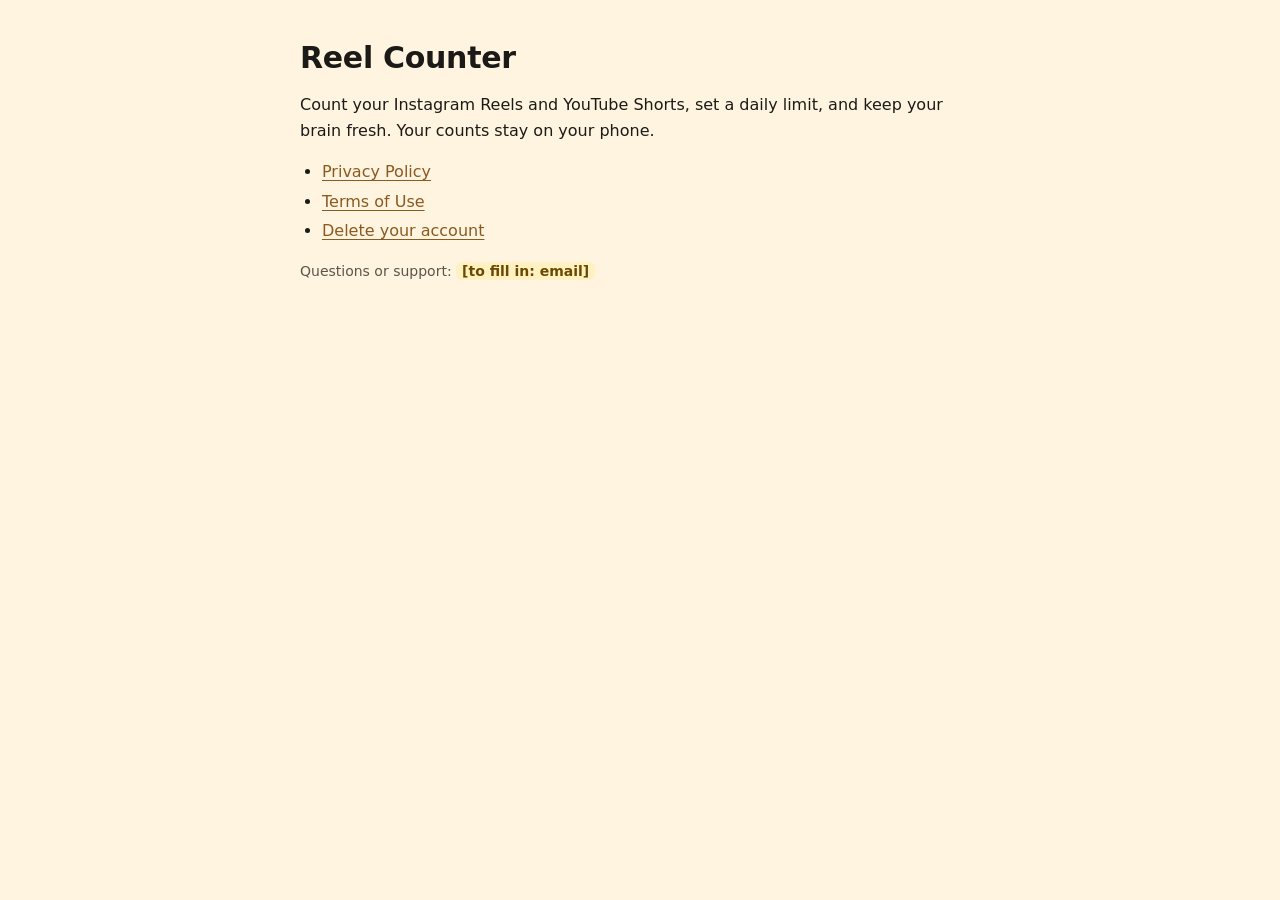
<file: docs/index.html>
<!doctype html>
<html lang="en">
<head>
  <meta charset="utf-8">
  <meta name="viewport" content="width=device-width, initial-scale=1">
  <title>Reel Counter</title>
  <link rel="stylesheet" href="style.css">
  <script src="config.js"></script>
</head>
<body>
<main>
  <h1>Reel Counter</h1>
  <p>Count your Instagram Reels and YouTube Shorts, set a daily limit, and keep your brain fresh. Your counts stay on your phone.</p>
  <ul>
    <li><a href="privacy.html">Privacy Policy</a></li>
    <li><a href="terms.html">Terms of Use</a></li>
    <li><a href="delete-account.html">Delete your account</a></li>
  </ul>
  <p class="muted">Questions or support: <a data-legal-mail="Reel Counter support"></a></p>
</main>
<script src="legal.js"></script>
</body>
</html>
</file>
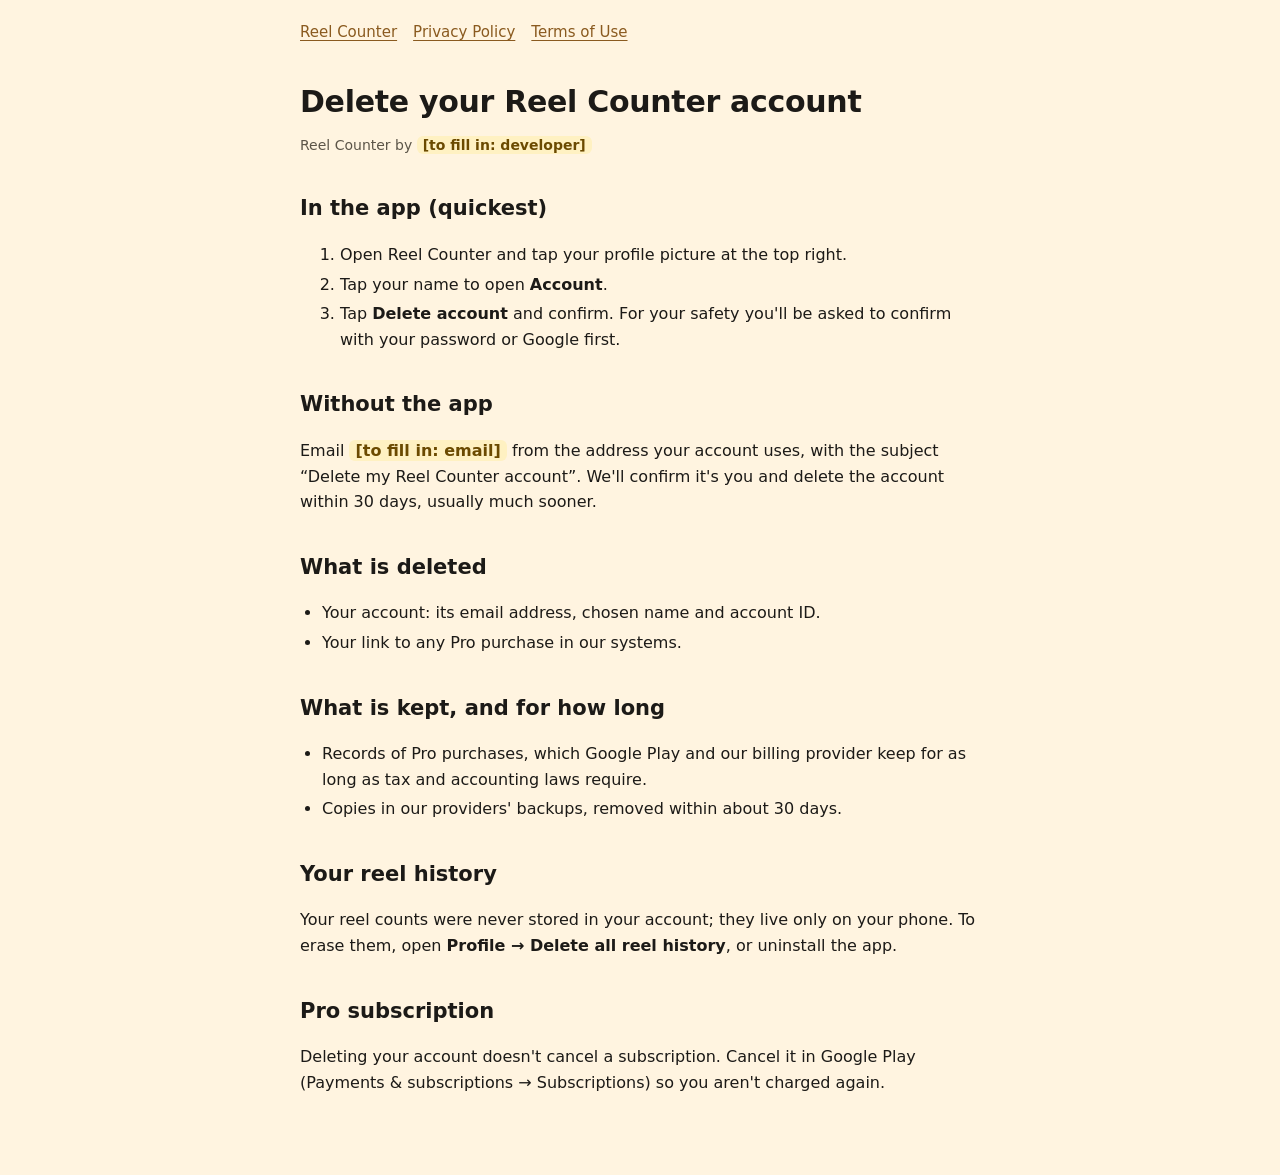
<file: docs/delete-account.html>
<!doctype html>
<html lang="en">
<head>
  <meta charset="utf-8">
  <meta name="viewport" content="width=device-width, initial-scale=1">
  <title>Delete your account · Reel Counter</title>
  <link rel="stylesheet" href="style.css">
  <script src="config.js"></script>
</head>
<body>
<nav class="site-header"><a href="index.html">Reel Counter</a><a href="privacy.html">Privacy Policy</a><a href="terms.html">Terms of Use</a></nav>
<main>
  <h1 class="page-title">Delete your Reel Counter account</h1>
  <p class="updated">Reel Counter by <span data-legal="developer"></span></p>

  <h2>In the app (quickest)</h2>
  <ol>
    <li>Open Reel Counter and tap your profile picture at the top right.</li>
    <li>Tap your name to open <strong>Account</strong>.</li>
    <li>Tap <strong>Delete account</strong> and confirm. For your safety you'll be asked to confirm with your password or Google first.</li>
  </ol>

  <h2>Without the app</h2>
  <p>Email <a data-legal-mail="Delete my Reel Counter account"></a> from the address your account uses, with the subject “Delete my Reel Counter account”. We'll confirm it's you and delete the account within 30 days, usually much sooner.</p>

  <h2>What is deleted</h2>
  <ul>
    <li>Your account: its email address, chosen name and account ID.</li>
    <li>Your link to any Pro purchase in our systems.</li>
  </ul>

  <h2>What is kept, and for how long</h2>
  <ul>
    <li>Records of Pro purchases, which Google Play and our billing provider keep for as long as tax and accounting laws require.</li>
    <li>Copies in our providers' backups, removed within about 30 days.</li>
  </ul>

  <h2>Your reel history</h2>
  <p>Your reel counts were never stored in your account; they live only on your phone. To erase them, open <strong>Profile → Delete all reel history</strong>, or uninstall the app.</p>

  <h2>Pro subscription</h2>
  <p>Deleting your account doesn't cancel a subscription. Cancel it in Google Play (Payments &amp; subscriptions → Subscriptions) so you aren't charged again.</p>
</main>
<script src="legal.js"></script>
</body>
</html>
</file>
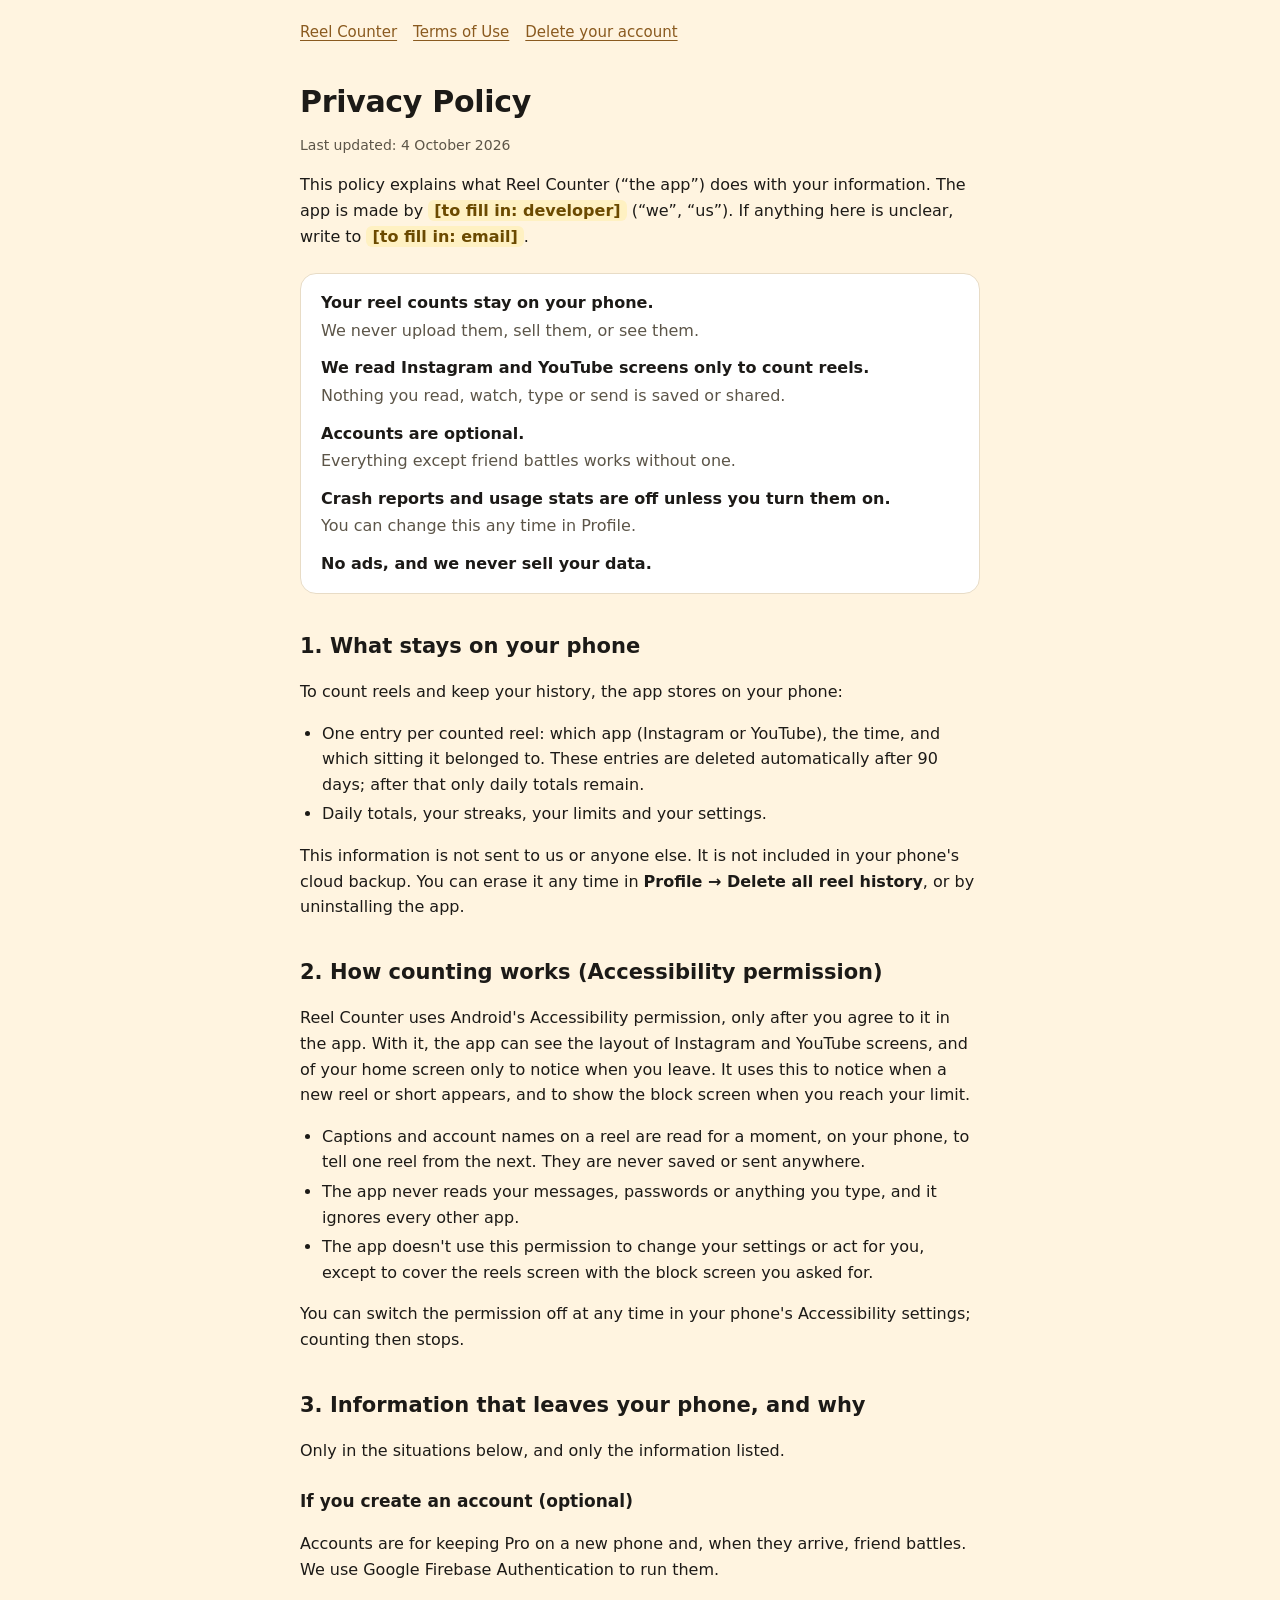
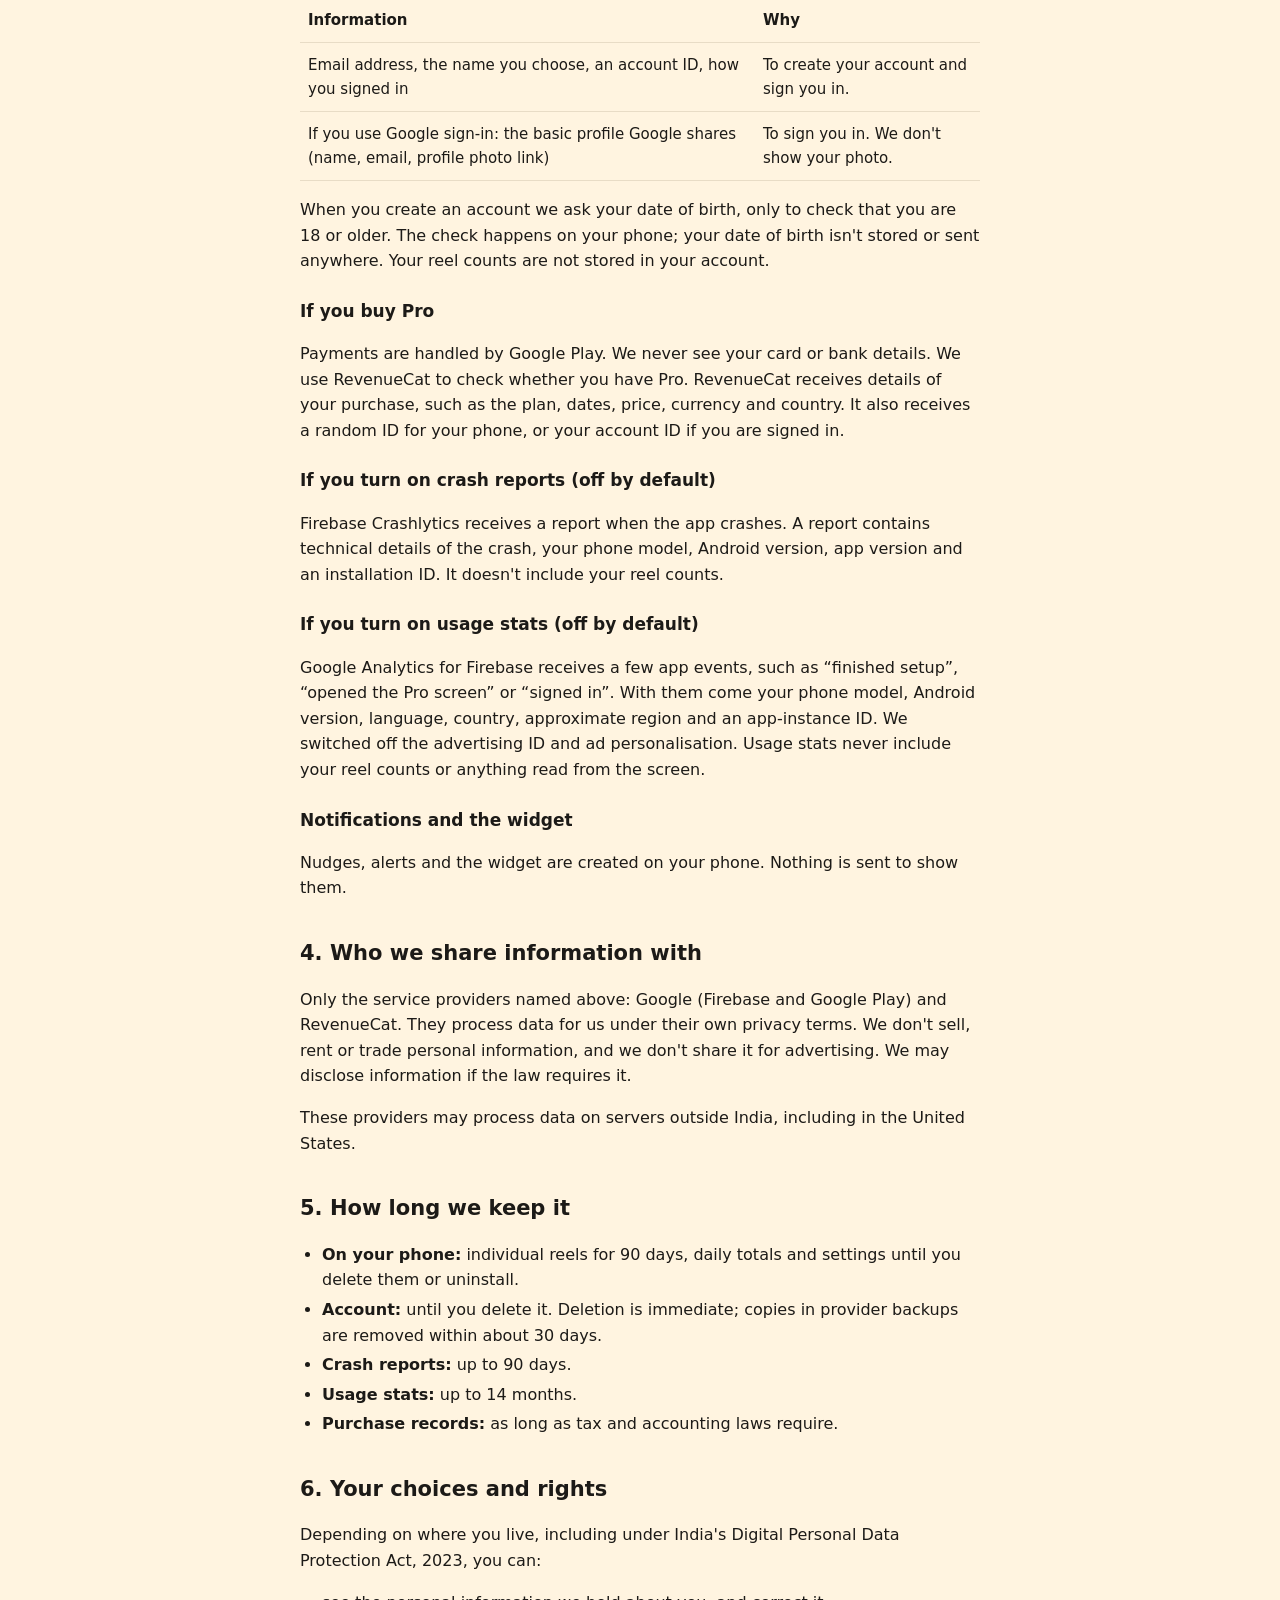
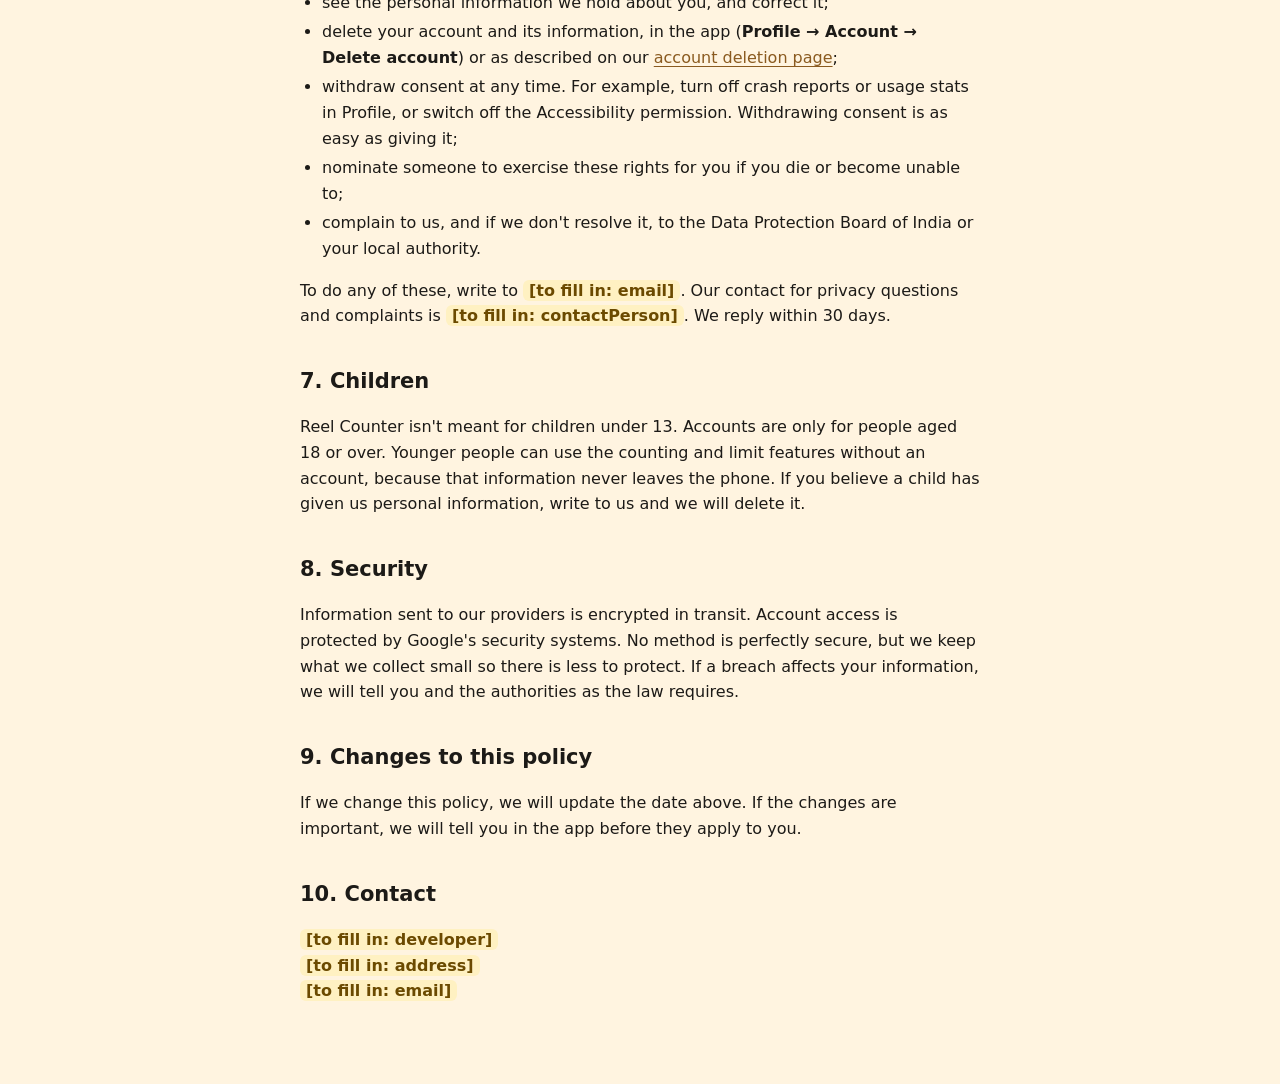
<file: docs/privacy.html>
<!doctype html>
<html lang="en">
<head>
  <meta charset="utf-8">
  <meta name="viewport" content="width=device-width, initial-scale=1">
  <title>Privacy Policy · Reel Counter</title>
  <link rel="stylesheet" href="style.css">
  <script src="config.js"></script>
</head>
<body>
<nav class="site-header"><a href="index.html">Reel Counter</a><a href="terms.html">Terms of Use</a><a href="delete-account.html">Delete your account</a></nav>
<main>
  <h1 class="page-title">Privacy Policy</h1>
  <p class="updated">Last updated: <span data-legal="updated"></span></p>

  <p>This policy explains what Reel Counter (“the app”) does with your information. The app is made by <span data-legal="developer"></span> (“we”, “us”). If anything here is unclear, write to <a data-legal-mail="Privacy question"></a>.</p>

  <div class="summary">
    <dl>
      <dt>Your reel counts stay on your phone.</dt>
      <dd>We never upload them, sell them, or see them.</dd>
      <dt>We read Instagram and YouTube screens only to count reels.</dt>
      <dd>Nothing you read, watch, type or send is saved or shared.</dd>
      <dt>Accounts are optional.</dt>
      <dd>Everything except friend battles works without one.</dd>
      <dt>Crash reports and usage stats are off unless you turn them on.</dt>
      <dd>You can change this any time in Profile.</dd>
      <dt>No ads, and we never sell your data.</dt>
      <dd></dd>
    </dl>
  </div>

  <h2>1. What stays on your phone</h2>
  <p>To count reels and keep your history, the app stores on your phone:</p>
  <ul>
    <li>One entry per counted reel: which app (Instagram or YouTube), the time, and which sitting it belonged to. These entries are deleted automatically after 90 days; after that only daily totals remain.</li>
    <li>Daily totals, your streaks, your limits and your settings.</li>
  </ul>
  <p>This information is not sent to us or anyone else. It is not included in your phone's cloud backup. You can erase it any time in <strong>Profile → Delete all reel history</strong>, or by uninstalling the app.</p>

  <h2>2. How counting works (Accessibility permission)</h2>
  <p>Reel Counter uses Android's Accessibility permission, only after you agree to it in the app. With it, the app can see the layout of Instagram and YouTube screens, and of your home screen only to notice when you leave. It uses this to notice when a new reel or short appears, and to show the block screen when you reach your limit.</p>
  <ul>
    <li>Captions and account names on a reel are read for a moment, on your phone, to tell one reel from the next. They are never saved or sent anywhere.</li>
    <li>The app never reads your messages, passwords or anything you type, and it ignores every other app.</li>
    <li>The app doesn't use this permission to change your settings or act for you, except to cover the reels screen with the block screen you asked for.</li>
  </ul>
  <p>You can switch the permission off at any time in your phone's Accessibility settings; counting then stops.</p>

  <h2>3. Information that leaves your phone, and why</h2>
  <p>Only in the situations below, and only the information listed.</p>

  <h3>If you create an account (optional)</h3>
  <p>Accounts are for keeping Pro on a new phone and, when they arrive, friend battles. We use Google Firebase Authentication to run them.</p>
  <table>
    <thead><tr><th>Information</th><th>Why</th></tr></thead>
    <tbody>
      <tr><td>Email address, the name you choose, an account ID, how you signed in</td><td>To create your account and sign you in.</td></tr>
      <tr><td>If you use Google sign-in: the basic profile Google shares (name, email, profile photo link)</td><td>To sign you in. We don't show your photo.</td></tr>
    </tbody>
  </table>
  <p>When you create an account we ask your date of birth, only to check that you are 18 or older. The check happens on your phone; your date of birth isn't stored or sent anywhere. Your reel counts are not stored in your account.</p>

  <h3>If you buy Pro</h3>
  <p>Payments are handled by Google Play. We never see your card or bank details. We use RevenueCat to check whether you have Pro. RevenueCat receives details of your purchase, such as the plan, dates, price, currency and country. It also receives a random ID for your phone, or your account ID if you are signed in.</p>

  <h3>If you turn on crash reports (off by default)</h3>
  <p>Firebase Crashlytics receives a report when the app crashes. A report contains technical details of the crash, your phone model, Android version, app version and an installation ID. It doesn't include your reel counts.</p>

  <h3>If you turn on usage stats (off by default)</h3>
  <p>Google Analytics for Firebase receives a few app events, such as “finished setup”, “opened the Pro screen” or “signed in”. With them come your phone model, Android version, language, country, approximate region and an app-instance ID. We switched off the advertising ID and ad personalisation. Usage stats never include your reel counts or anything read from the screen.</p>

  <h3>Notifications and the widget</h3>
  <p>Nudges, alerts and the widget are created on your phone. Nothing is sent to show them.</p>

  <h2>4. Who we share information with</h2>
  <p>Only the service providers named above: Google (Firebase and Google Play) and RevenueCat. They process data for us under their own privacy terms. We don't sell, rent or trade personal information, and we don't share it for advertising. We may disclose information if the law requires it.</p>
  <p>These providers may process data on servers outside India, including in the United States.</p>

  <h2>5. How long we keep it</h2>
  <ul>
    <li><strong>On your phone:</strong> individual reels for 90 days, daily totals and settings until you delete them or uninstall.</li>
    <li><strong>Account:</strong> until you delete it. Deletion is immediate; copies in provider backups are removed within about 30 days.</li>
    <li><strong>Crash reports:</strong> up to 90 days.</li>
    <li><strong>Usage stats:</strong> up to 14 months.</li>
    <li><strong>Purchase records:</strong> as long as tax and accounting laws require.</li>
  </ul>

  <h2>6. Your choices and rights</h2>
  <p>Depending on where you live, including under India's Digital Personal Data Protection Act, 2023, you can:</p>
  <ul>
    <li>see the personal information we hold about you, and correct it;</li>
    <li>delete your account and its information, in the app (<strong>Profile → Account → Delete account</strong>) or as described on our <a href="delete-account.html">account deletion page</a>;</li>
    <li>withdraw consent at any time. For example, turn off crash reports or usage stats in Profile, or switch off the Accessibility permission. Withdrawing consent is as easy as giving it;</li>
    <li>nominate someone to exercise these rights for you if you die or become unable to;</li>
    <li>complain to us, and if we don't resolve it, to the Data Protection Board of India or your local authority.</li>
  </ul>
  <p>To do any of these, write to <a data-legal-mail="Privacy request"></a>. Our contact for privacy questions and complaints is <span data-legal="contactPerson"></span>. We reply within 30 days.</p>

  <h2>7. Children</h2>
  <p>Reel Counter isn't meant for children under 13. Accounts are only for people aged 18 or over. Younger people can use the counting and limit features without an account, because that information never leaves the phone. If you believe a child has given us personal information, write to us and we will delete it.</p>

  <h2>8. Security</h2>
  <p>Information sent to our providers is encrypted in transit. Account access is protected by Google's security systems. No method is perfectly secure, but we keep what we collect small so there is less to protect. If a breach affects your information, we will tell you and the authorities as the law requires.</p>

  <h2>9. Changes to this policy</h2>
  <p>If we change this policy, we will update the date above. If the changes are important, we will tell you in the app before they apply to you.</p>

  <h2>10. Contact</h2>
  <p><span data-legal="developer"></span><br><span data-legal="address"></span><br><a data-legal-mail="Privacy question"></a></p>
</main>
<script src="legal.js"></script>
</body>
</html>
</file>
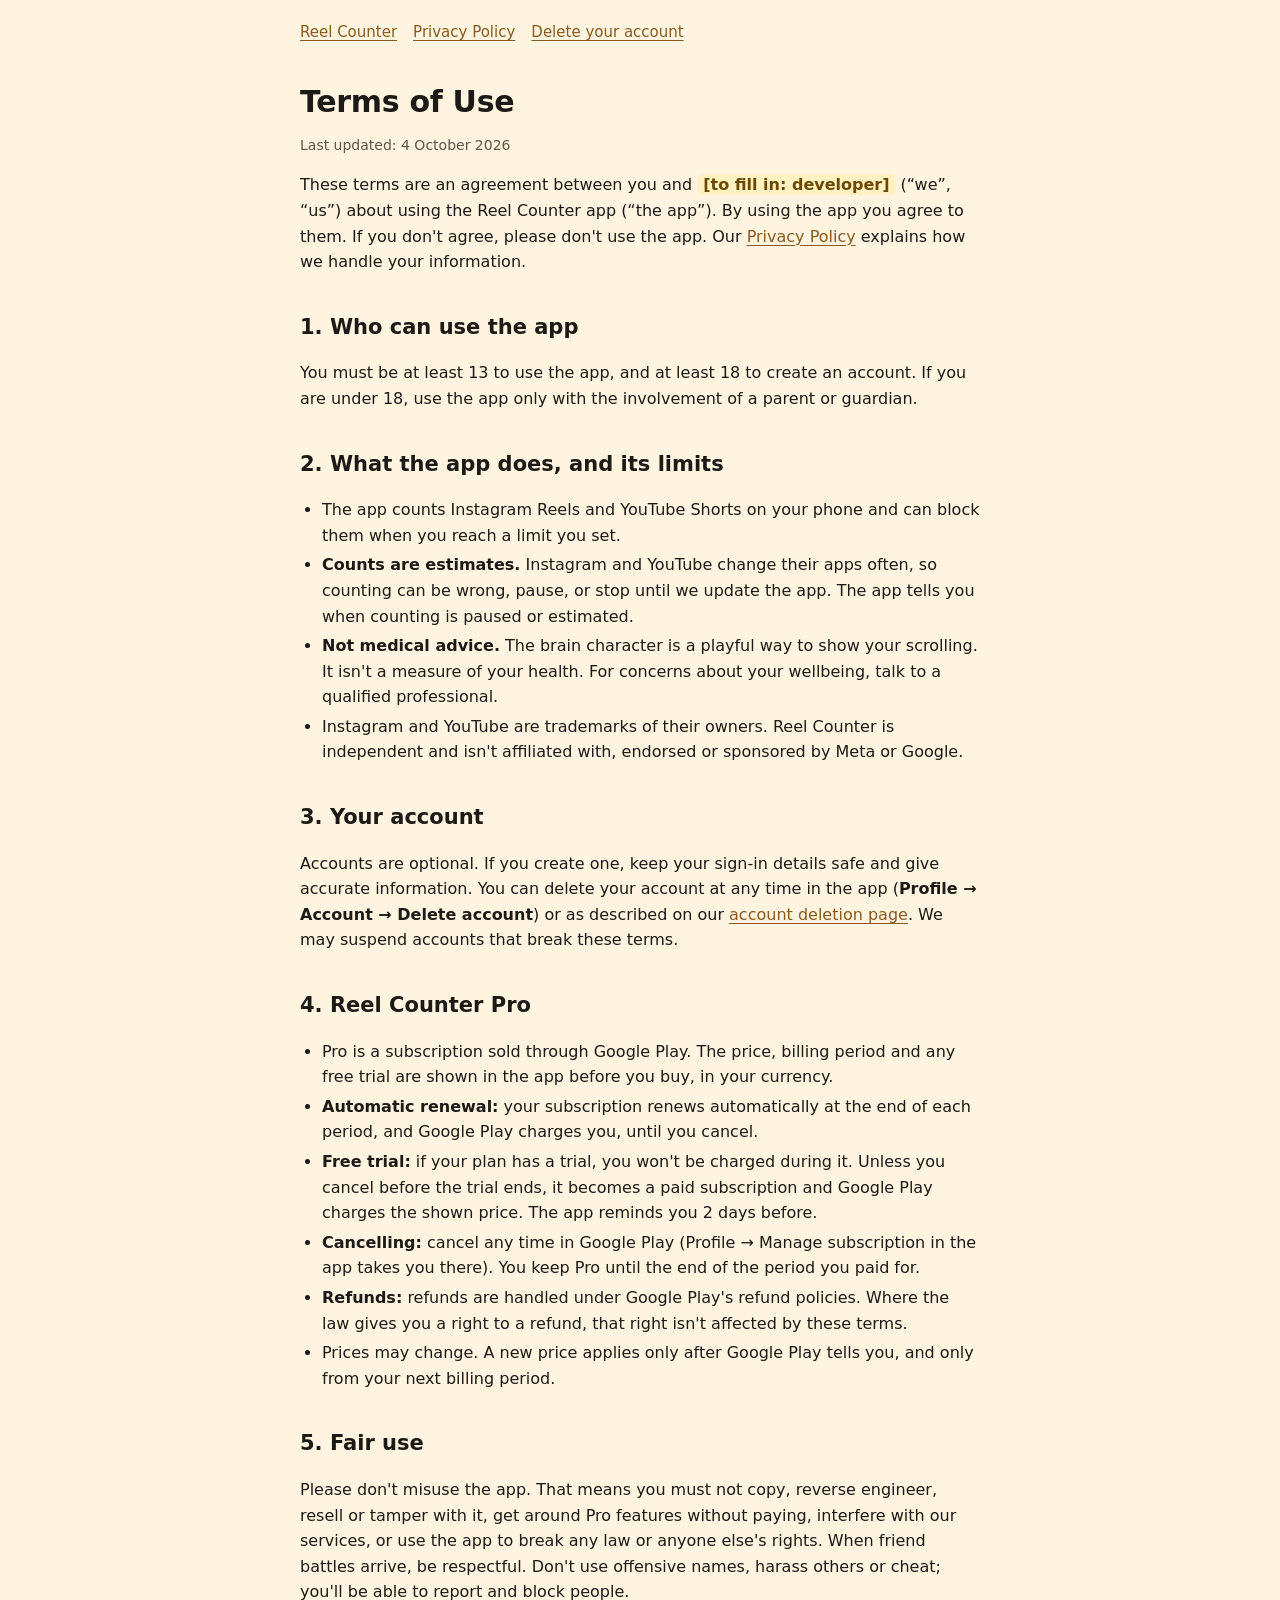
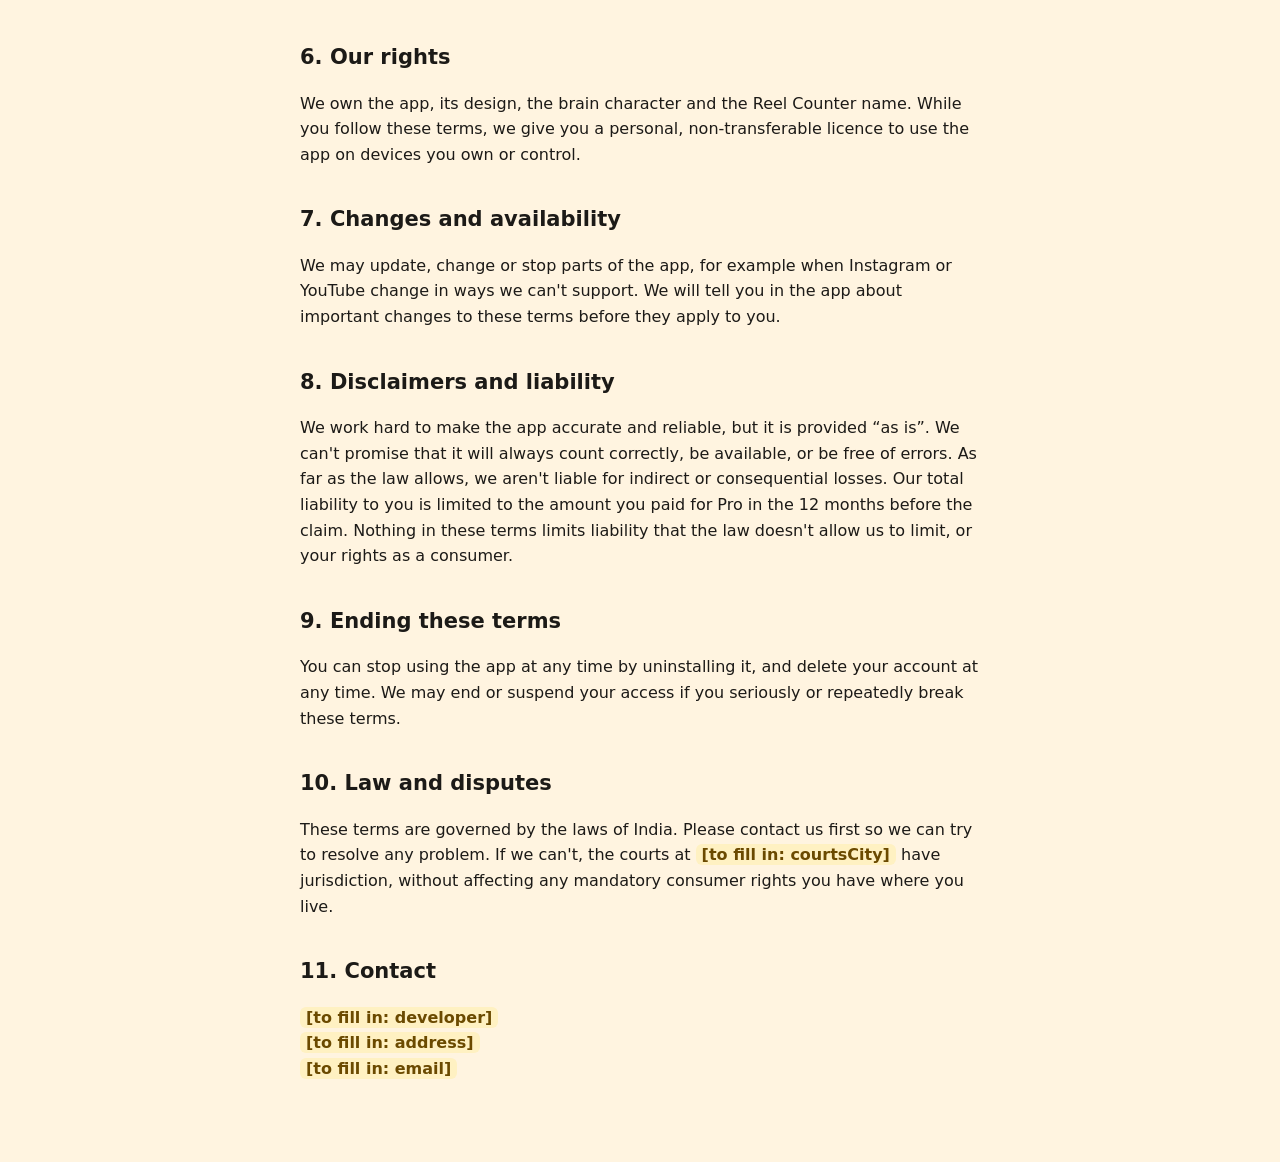
<file: docs/terms.html>
<!doctype html>
<html lang="en">
<head>
  <meta charset="utf-8">
  <meta name="viewport" content="width=device-width, initial-scale=1">
  <title>Terms of Use · Reel Counter</title>
  <link rel="stylesheet" href="style.css">
  <script src="config.js"></script>
</head>
<body>
<nav class="site-header"><a href="index.html">Reel Counter</a><a href="privacy.html">Privacy Policy</a><a href="delete-account.html">Delete your account</a></nav>
<main>
  <h1 class="page-title">Terms of Use</h1>
  <p class="updated">Last updated: <span data-legal="updated"></span></p>

  <p>These terms are an agreement between you and <span data-legal="developer"></span> (“we”, “us”) about using the Reel Counter app (“the app”). By using the app you agree to them. If you don't agree, please don't use the app. Our <a href="privacy.html">Privacy Policy</a> explains how we handle your information.</p>

  <h2>1. Who can use the app</h2>
  <p>You must be at least 13 to use the app, and at least 18 to create an account. If you are under 18, use the app only with the involvement of a parent or guardian.</p>

  <h2>2. What the app does, and its limits</h2>
  <ul>
    <li>The app counts Instagram Reels and YouTube Shorts on your phone and can block them when you reach a limit you set.</li>
    <li><strong>Counts are estimates.</strong> Instagram and YouTube change their apps often, so counting can be wrong, pause, or stop until we update the app. The app tells you when counting is paused or estimated.</li>
    <li><strong>Not medical advice.</strong> The brain character is a playful way to show your scrolling. It isn't a measure of your health. For concerns about your wellbeing, talk to a qualified professional.</li>
    <li>Instagram and YouTube are trademarks of their owners. Reel Counter is independent and isn't affiliated with, endorsed or sponsored by Meta or Google.</li>
  </ul>

  <h2>3. Your account</h2>
  <p>Accounts are optional. If you create one, keep your sign-in details safe and give accurate information. You can delete your account at any time in the app (<strong>Profile → Account → Delete account</strong>) or as described on our <a href="delete-account.html">account deletion page</a>. We may suspend accounts that break these terms.</p>

  <h2>4. Reel Counter Pro</h2>
  <ul>
    <li>Pro is a subscription sold through Google Play. The price, billing period and any free trial are shown in the app before you buy, in your currency.</li>
    <li><strong>Automatic renewal:</strong> your subscription renews automatically at the end of each period, and Google Play charges you, until you cancel.</li>
    <li><strong>Free trial:</strong> if your plan has a trial, you won't be charged during it. Unless you cancel before the trial ends, it becomes a paid subscription and Google Play charges the shown price. The app reminds you 2 days before.</li>
    <li><strong>Cancelling:</strong> cancel any time in Google Play (Profile → Manage subscription in the app takes you there). You keep Pro until the end of the period you paid for.</li>
    <li><strong>Refunds:</strong> refunds are handled under Google Play's refund policies. Where the law gives you a right to a refund, that right isn't affected by these terms.</li>
    <li>Prices may change. A new price applies only after Google Play tells you, and only from your next billing period.</li>
  </ul>

  <h2>5. Fair use</h2>
  <p>Please don't misuse the app. That means you must not copy, reverse engineer, resell or tamper with it, get around Pro features without paying, interfere with our services, or use the app to break any law or anyone else's rights. When friend battles arrive, be respectful. Don't use offensive names, harass others or cheat; you'll be able to report and block people.</p>

  <h2>6. Our rights</h2>
  <p>We own the app, its design, the brain character and the Reel Counter name. While you follow these terms, we give you a personal, non-transferable licence to use the app on devices you own or control.</p>

  <h2>7. Changes and availability</h2>
  <p>We may update, change or stop parts of the app, for example when Instagram or YouTube change in ways we can't support. We will tell you in the app about important changes to these terms before they apply to you.</p>

  <h2>8. Disclaimers and liability</h2>
  <p>We work hard to make the app accurate and reliable, but it is provided “as is”. We can't promise that it will always count correctly, be available, or be free of errors. As far as the law allows, we aren't liable for indirect or consequential losses. Our total liability to you is limited to the amount you paid for Pro in the 12 months before the claim. Nothing in these terms limits liability that the law doesn't allow us to limit, or your rights as a consumer.</p>

  <h2>9. Ending these terms</h2>
  <p>You can stop using the app at any time by uninstalling it, and delete your account at any time. We may end or suspend your access if you seriously or repeatedly break these terms.</p>

  <h2>10. Law and disputes</h2>
  <p>These terms are governed by the laws of India. Please contact us first so we can try to resolve any problem. If we can't, the courts at <span data-legal="courtsCity"></span> have jurisdiction, without affecting any mandatory consumer rights you have where you live.</p>

  <h2>11. Contact</h2>
  <p><span data-legal="developer"></span><br><span data-legal="address"></span><br><a data-legal-mail="Terms question"></a></p>
</main>
<script src="legal.js"></script>
</body>
</html>
</file>
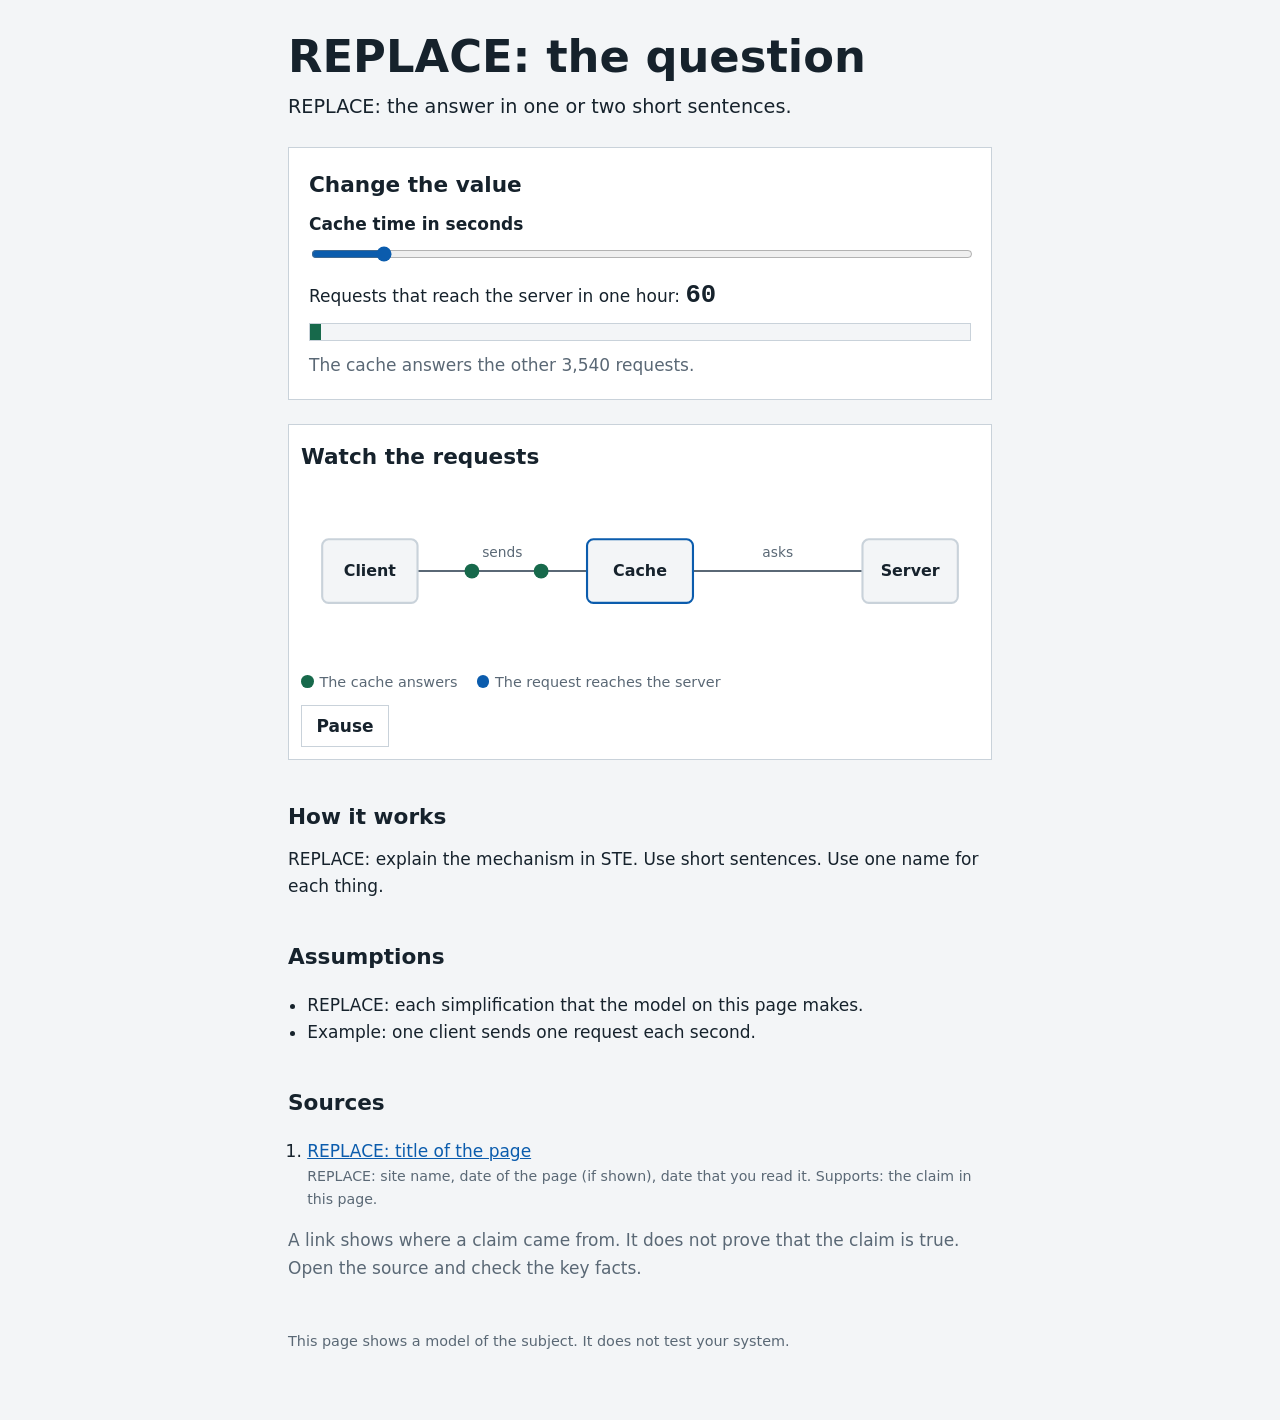
<file: .agents/skills/ste-explain/assets/explainer-template.html>
<!doctype html>
<html lang="en">
<head>
<meta charset="utf-8">
<meta name="viewport" content="width=device-width, initial-scale=1">
<title>REPLACE: short name of the topic</title>
<style>
  /* Template for page mode. Replace the content. Keep the tokens, the Assumptions section and one real control. */
  :root {
    --bg: #f3f5f7; --surface: #ffffff; --ink: #16222c; --muted: #5a6875; --line: #c9d2da;
    --accent: #0b5cad; --good: #17694b; --bad: #a8261d;
    --sans: system-ui, -apple-system, "Segoe UI", Roboto, Arial, sans-serif;
    --mono: ui-monospace, Menlo, Consolas, monospace;
  }
  @media (prefers-color-scheme: dark) {
    :root { --bg: #0f1820; --surface: #17232e; --ink: #e6edf2; --muted: #9aaab8; --line: #2f404e;
            --accent: #74b6f2; --good: #62d1a4; --bad: #f39088; color-scheme: dark; }
  }
  * { box-sizing: border-box; }
  body { margin: 0; padding: 2rem 1rem 4rem; background: var(--bg); color: var(--ink);
         font: 1.0625rem/1.6 var(--sans); }
  main { max-width: 44rem; margin: 0 auto; }
  h1 { font-size: clamp(1.9rem, 6vw, 2.8rem); line-height: 1.1; margin: 0 0 .6rem; text-wrap: balance; }
  h2 { font-size: 1.35rem; margin: 2.5rem 0 .5rem; }
  p { margin: .7rem 0 0; }
  .answer { font-size: 1.2rem; }
  .panel { background: var(--surface); border: 1px solid var(--line); padding: 1.25rem; margin-top: 1.5rem; }
  label { display: block; font-weight: 600; }
  input[type=range] { width: 100%; margin-top: .5rem; accent-color: var(--accent); }
  output { font: 600 1.6rem var(--mono); font-variant-numeric: tabular-nums; }
  .track { height: 1.1rem; background: var(--bg); border: 1px solid var(--line); margin-top: .8rem; }
  .fill { height: 100%; background: var(--good); transition: width .3s ease; }
  .fill.over { background: var(--bad); }
  ul, ol { padding-left: 1.2rem; }
  .diagram { background: var(--surface); border: 1px solid var(--line); padding: .75rem; margin-top: 1.5rem; }
  .diagram svg { display: block; width: 100%; height: auto; }
  .diagram .box { fill: var(--bg); stroke: var(--line); stroke-width: 2; }
  .diagram .box.on { stroke: var(--accent); }
  .diagram .label { fill: var(--ink); font: 600 15px var(--sans); text-anchor: middle; }
  .diagram .edge { stroke: var(--muted); stroke-width: 2; fill: none; }
  .diagram .tag { fill: var(--muted); font: 13px var(--sans); text-anchor: middle; }
  .dot-hit { fill: var(--good); }
  .dot-miss { fill: var(--accent); }
  .legend { display: flex; flex-wrap: wrap; gap: .4rem 1.2rem; margin: .6rem 0 0; font-size: .9rem; color: var(--muted); }
  .legend i { display: inline-block; width: .8rem; height: .8rem; border-radius: 50%; margin-right: .35rem; vertical-align: -1px; }
  .btn { font: inherit; font-weight: 600; padding: .4rem .9rem; margin-top: .7rem; background: var(--surface);
         color: var(--ink); border: 1px solid var(--line); cursor: pointer; }
  .btn:hover { border-color: var(--accent); }
  .sources li { margin: .5rem 0; }
  .sources a { color: var(--accent); overflow-wrap: anywhere; }
  .sources small { display: block; color: var(--muted); }
  :focus-visible { outline: 3px solid var(--accent); outline-offset: 2px; }
  footer { margin-top: 3rem; font-size: .9rem; color: var(--muted); }
  @media (prefers-reduced-motion: reduce) { .fill { transition: none; } }
</style>
</head>
<body>
<main>
  <h1>REPLACE: the question</h1>
  <p class="answer">REPLACE: the answer in one or two short sentences.</p>

  <!-- The control: the reader changes one assumption and sees the result. -->
  <section class="panel" aria-labelledby="try">
    <h2 id="try" style="margin-top:0">Change the value</h2>
    <label for="value">Cache time in seconds</label>
    <input type="range" id="value" min="0" max="600" step="10" value="60">
    <p>Requests that reach the server in one hour: <output id="result" for="value">60</output></p>
    <div class="track"><div class="fill" id="bar"></div></div>
    <p id="note" style="color:var(--muted)"></p>
  </section>

  <!-- The animated diagram. Each dot is one request. Replace the labels and the path with your own mechanism. -->
  <section class="diagram" aria-labelledby="flow">
    <h2 id="flow" style="margin:.2rem 0 .4rem">Watch the requests</h2>
    <svg viewBox="0 0 640 170" role="img" aria-labelledby="flow-title flow-desc">
      <title id="flow-title">Requests travel from the client to the cache and sometimes to the server</title>
      <desc id="flow-desc">Each dot is a request. A green dot is answered by the cache. A blue dot goes on to the server.</desc>
      <path class="edge" d="M110 85 H270"/>
      <path class="edge" d="M370 85 H530"/>
      <rect class="box" x="20" y="55" width="90" height="60" rx="6"/><text class="label" x="65" y="90">Client</text>
      <rect class="box on" id="cache-box" x="270" y="55" width="100" height="60" rx="6"/><text class="label" x="320" y="90">Cache</text>
      <rect class="box" x="530" y="55" width="90" height="60" rx="6"/><text class="label" x="575" y="90">Server</text>
      <text class="tag" x="190" y="72">sends</text>
      <text class="tag" x="450" y="72">asks</text>
      <g id="dots"></g>
    </svg>
    <p class="legend" aria-hidden="true"><span><i style="background:var(--good)"></i>The cache answers</span><span><i style="background:var(--accent)"></i>The request reaches the server</span></p>
    <button class="btn" id="toggle" type="button" aria-pressed="false">Pause</button>
  </section>

  <h2>How it works</h2>
  <p>REPLACE: explain the mechanism in STE. Use short sentences. Use one name for each thing.</p>

  <h2>Assumptions</h2>
  <ul>
    <li>REPLACE: each simplification that the model on this page makes.</li>
    <li>Example: one client sends one request each second.</li>
  </ul>

  <h2>Sources</h2>
  <!-- One item for each page that you opened during research. Copy each URL exactly. Never add a link that you did not open. -->
  <ol class="sources">
    <li><a href="https://example.com/REPLACE" target="_blank" rel="noopener noreferrer">REPLACE: title of the page</a>
      <small>REPLACE: site name, date of the page (if shown), date that you read it. Supports: the claim in this page.</small></li>
  </ol>
  <p style="color:var(--muted)">A link shows where a claim came from. It does not prove that the claim is true. Open the source and check the key facts.</p>

  <footer>This page shows a model of the subject. It does not test your system.</footer>
</main>
<script>
  // REPLACE this model with the real relation for your topic. Keep it small and visible.
  const input = document.getElementById('value');
  const result = document.getElementById('result');
  const bar = document.getElementById('bar');
  const note = document.getElementById('note');
  const REQUESTS_PER_HOUR = 3600;           // assumption: one request each second
  let missRate = 1;                          // share of requests that reach the server
  function update() {
    const cache = Number(input.value);
    const reach = cache === 0 ? REQUESTS_PER_HOUR : Math.ceil(3600 / cache);
    missRate = reach / REQUESTS_PER_HOUR;
    result.textContent = reach.toLocaleString();
    bar.style.width = (reach / REQUESTS_PER_HOUR * 100) + '%';
    bar.classList.toggle('over', reach > 600);
    note.textContent = cache === 0
      ? 'With no cache, each request reaches the server.'
      : 'The cache answers the other ' + (REQUESTS_PER_HOUR - reach).toLocaleString() + ' requests.';
  }

  // Animation: one dot is one request. The dot follows the path. At the cache it either turns back (hit) or goes on (miss).
  // The share of misses comes from the same value as the bar, so the diagram and the number always agree.
  const NS = 'http://www.w3.org/2000/svg';
  const dots = document.getElementById('dots');
  const cacheBox = document.getElementById('cache-box');
  const toggle = document.getElementById('toggle');
  const reduce = matchMedia('(prefers-reduced-motion: reduce)');
  const SPEED = 140;                         // pixels in each second
  const SPAWN_EVERY = 0.45;                  // seconds between two requests
  let running = !reduce.matches, last = 0, sinceSpawn = 0, missDebt = 0;
  const flying = [];

  function spawn() {
    missDebt += missRate;                    // spreads the misses evenly, with no random numbers
    const miss = missDebt >= 1;
    if (miss) missDebt -= 1;
    const el = document.createElementNS(NS, 'circle');
    el.setAttribute('r', 7); el.setAttribute('cy', 85); el.setAttribute('cx', 110);
    el.setAttribute('class', miss ? 'dot-miss' : 'dot-hit');
    dots.appendChild(el);
    flying.push({ el, x: 110, miss });
  }
  function frame(t) {
    const dt = Math.min((t - last) / 1000, 0.1); last = t;
    if (running) {
      sinceSpawn += dt;
      if (sinceSpawn >= SPAWN_EVERY) { sinceSpawn = 0; spawn(); }
      for (let i = flying.length - 1; i >= 0; i--) {
        const d = flying[i];
        const stop = d.miss ? 575 : 320;     // a hit ends at the cache, a miss ends at the server
        d.x += SPEED * dt;
        if (d.x >= stop) { d.el.remove(); flying.splice(i, 1); cacheBox.classList.add('on'); continue; }
        d.el.setAttribute('cx', d.x);
      }
    }
    requestAnimationFrame(frame);
  }
  function setRunning(on) {
    running = on;
    toggle.textContent = on ? 'Pause' : 'Play';
    toggle.setAttribute('aria-pressed', String(!on));
  }
  toggle.addEventListener('click', () => setRunning(!running));
  reduce.addEventListener('change', e => setRunning(!e.matches));
  setRunning(running);
  requestAnimationFrame(t => { last = t; frame(t); });
  input.addEventListener('input', update);
  update();
</script>
</body>
</html>
</file>
<file: docs/style.css>
:root {
  --bg: #fff4e0;
  --surface: #ffffff;
  --text: #1c1a17;
  --muted: #5c5548;
  --line: #e8dcc6;
  --accent: #8a5a1f;
  --todo-bg: #fff1c2;
  --todo-text: #6b4a00;
  color-scheme: light;
}

@media (prefers-color-scheme: dark) {
  :root:not([data-theme="light"]) {
    --bg: #111110;
    --surface: #1b1a18;
    --text: #ede8e1;
    --muted: #a39d94;
    --line: #2c2a27;
    --accent: #e5b574;
    --todo-bg: #3a2e14;
    --todo-text: #f3d58f;
    color-scheme: dark;
  }
}

:root[data-theme="dark"] {
  --bg: #111110;
  --surface: #1b1a18;
  --text: #ede8e1;
  --muted: #a39d94;
  --line: #2c2a27;
  --accent: #e5b574;
  --todo-bg: #3a2e14;
  --todo-text: #f3d58f;
  color-scheme: dark;
}

* { box-sizing: border-box; }

body {
  margin: 0;
  background: var(--bg);
  color: var(--text);
  font: 16px/1.6 system-ui, -apple-system, "Segoe UI", Roboto, sans-serif;
  -webkit-text-size-adjust: 100%;
}

main {
  max-width: 720px;
  margin: 0 auto;
  padding: 32px 20px 64px;
}

.site-header {
  max-width: 720px;
  margin: 0 auto;
  padding: 20px 20px 0;
  display: flex;
  gap: 16px;
  flex-wrap: wrap;
  font-size: 15px;
}

.embed .site-header, .embed .page-title { display: none; }
.embed main { padding-top: 8px; }

h1 { font-size: 30px; line-height: 1.2; margin: 8px 0 4px; letter-spacing: -0.01em; }
h2 { font-size: 21px; margin: 36px 0 8px; }
h3 { font-size: 17px; margin: 24px 0 4px; }
p, li { color: var(--text); }
.muted, .updated { color: var(--muted); font-size: 14px; }
a { color: var(--accent); text-underline-offset: 3px; }
ul { padding-left: 22px; }
li { margin: 4px 0; }

.summary {
  background: var(--surface);
  border: 1px solid var(--line);
  border-radius: 16px;
  padding: 4px 20px;
  margin: 24px 0;
}

.summary dl { margin: 12px 0; }
.summary dt { font-weight: 600; margin-top: 12px; }
.summary dd { margin: 2px 0 0; color: var(--muted); }

table {
  width: 100%;
  border-collapse: collapse;
  margin: 12px 0;
  font-size: 15px;
}

th, td {
  text-align: left;
  vertical-align: top;
  padding: 10px 8px;
  border-bottom: 1px solid var(--line);
}

th { font-weight: 600; }

.todo {
  background: var(--todo-bg);
  color: var(--todo-text);
  border-radius: 6px;
  padding: 1px 6px;
  font-weight: 600;
}

@media (max-width: 520px) {
  table, thead, tbody, tr, th, td { display: block; }
  thead { display: none; }
  td { border: none; padding: 2px 0; }
  tr { border-bottom: 1px solid var(--line); padding: 10px 0; }
  td:first-child { font-weight: 600; }
}
</file>
